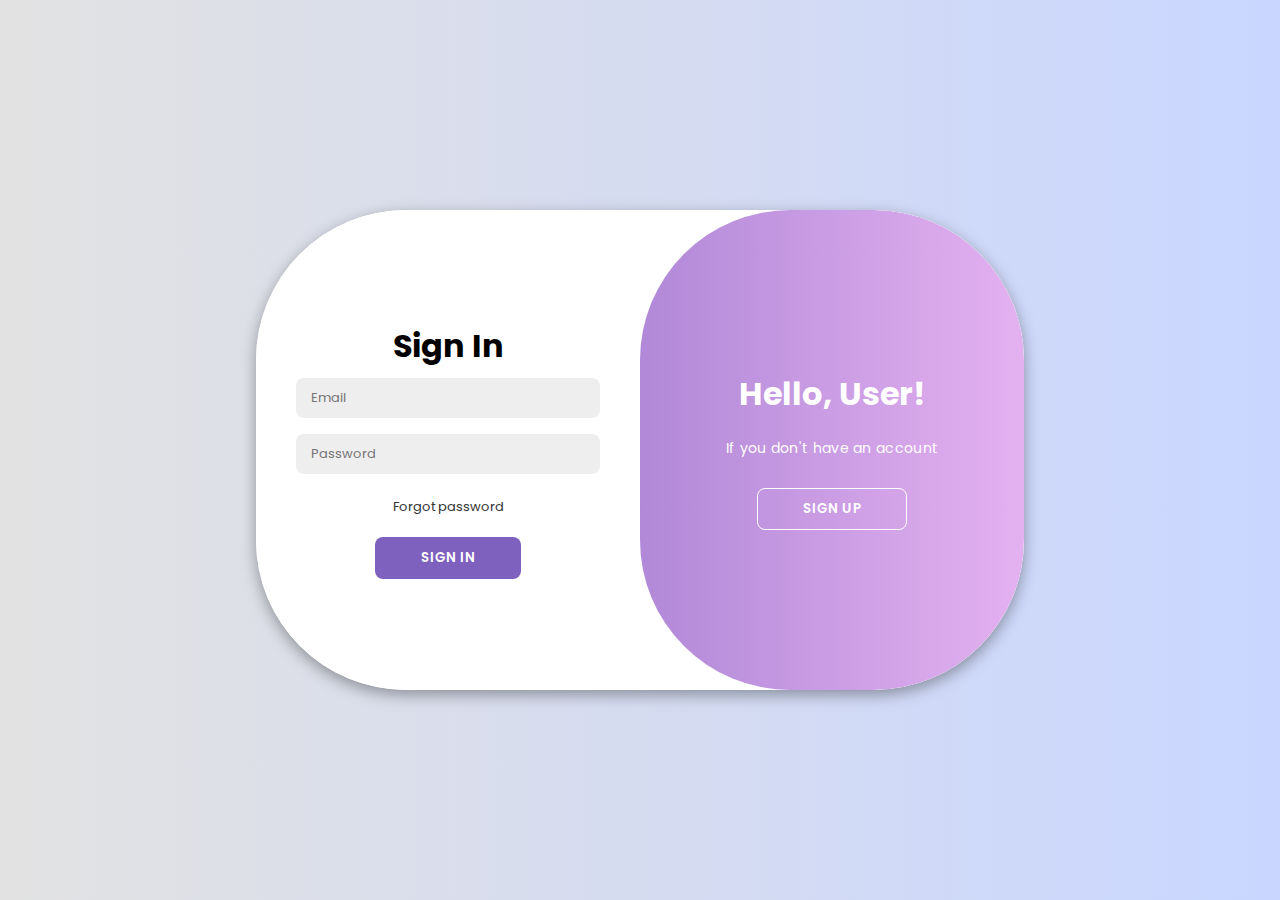
<file: index.html>
<!DOCTYPE html>
<html lang="en">
  <head>
    <meta charset="UTF-8" />
    <meta name="viewport" content="width=device-width, initial-scale=1.0" />
    <link rel="stylesheet" href="style/login_sign.css" />
    <link
      rel="stylesheet"
      href="https://cdnjs.cloudflare.com/ajax/libs/font-awesome/6.5.2/css/all.min.css"
      integrity="sha512-SnH5WK+bZxgPHs44uWIX+LLJAJ9/2PkPKZ5QiAj6Ta86w+fsb2TkcmfRyVX3pBnMFcV7oQPJkl9QevSCWr3W6A=="
      crossorigin="anonymous"
      referrerpolicy="no-referrer"
    />
    <link rel="preconnect" href="https://fonts.googleapis.com" />
    <link rel="preconnect" href="https://fonts.gstatic.com" crossorigin />
    <link
      href="https://fonts.googleapis.com/css2?family=Poppins:ital,wght@0,100;0,200;0,300;0,400;0,500;0,600;0,700;0,800;0,900;1,100;1,200;1,300;1,400;1,500;1,600;1,700;1,800;1,900&display=swap"
      rel="stylesheet"
    />
    <title>Login Page</title>
  </head>
  <body>
    <div class="container" id="container">
      <div class="sign-up">
        <form>
          <h1>Create Account</h1>
          <div class="input-container">
            <input type="text" placeholder="Name" id="upname"  required />
            <span id="invalidname" class="invalid">please insert a valid name</span>
          </div>
          <div class="input-container">
            <input type="text" placeholder="Email" id="upemail" required />
            <span id="invalidemail" class="invalid">please insert a valid email</span>
          </div>
          <div class="input-container">
            <input type="password" placeholder="Password" id="uppass" required />
            <span id="invalidpass" class="invalid">please insert a strong password</span>
          </div>
          <button id="sign-up-btn">Sign Up</button>
        </form>
      </div>
      <div class="sign-in">
        <form>
          <h1>Sign In</h1>
          
          <div class="input-container">
            <input type="text" placeholder="Email"  id="inemail" required/>
            <span id="invalidemailin" class="invalid">please insert a valid email</span>
          </div>
          <div class="input-container">
            <input type="password" placeholder="Password" id="inpass" required />
            <span id="invalidpassin" class="invalid">please insert correct or valid password</span>
          </div>
          <a href="#">Forgot password</a>
          <button id="sign-in-btn">Sign In</button>
        </form>
      </div>
      <div class="toogle-container">
        <div class="toogle">
          <div class="toogle-panel toogle-left">
            <h1>Welcome User!</h1>
            <p>If you already have an account</p>
            <button class="hidden" id="login">Sign In</button>
          </div>
          <div class="toogle-panel toogle-right">
            <h1>Hello, User!</h1>
            <p>If you don't have an account</p>
            <button class="hidden" id="register">Sign Up</button>
          </div>
        </div>
      </div>
    </div>
    <script src="jscript/login_sign.js"></script>
  </body>
</html>
</file>
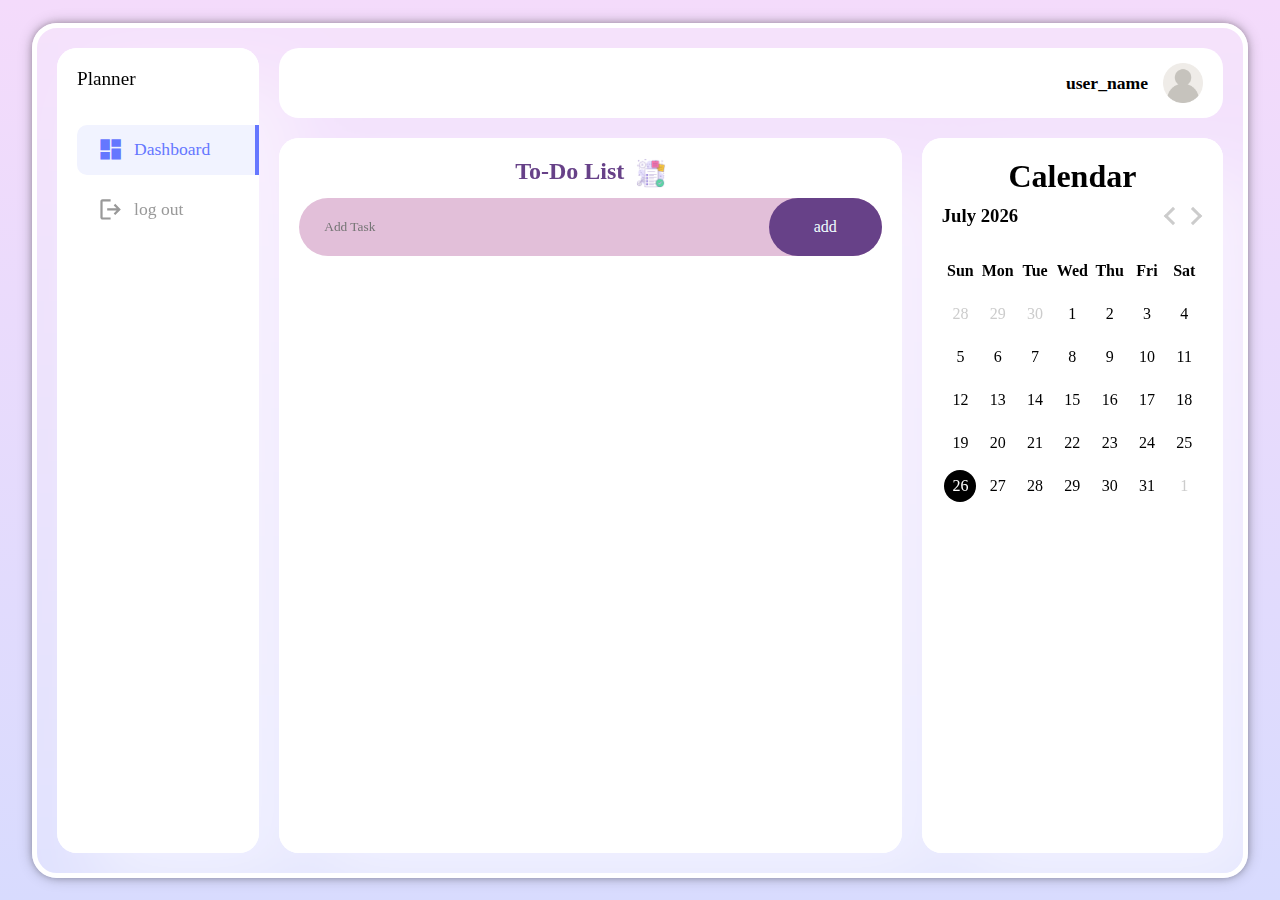
<file: dashboard.html>
<!DOCTYPE html>
<html lang="en">
  <head>
    <meta charset="UTF-8" />
    <meta http-equiv="X-UA-Compatible" content="IE=edge" />
    <meta name="viewport" content="width=device-width, initial-scale=1.0" />
    <title>Responsive Task Dashboard</title>
    <link rel="stylesheet" href="style/style.css" />
    <link
      rel="stylesheet"
      href="https://fonts.googleapis.com/css2?family=Material+Symbols+Outlined:opsz,wght,FILL,GRAD@20..48,100..700,0..1,-50..200"
    />
  </head>

  <body>
    <!-- container start -->
    <div class="container">
      <!-- left start -->
      <div class="left">
        <!-- header start -->
        <header>
          <!-- logo start -->
          <div class="logo">
            <h2>Planner</h2>
            <div class="close">
              <!-- icon from website fonts-->
              <span class="material-symbols-outlined"> close </span>
            </div>
          </div>
          <!-- nav start -->
          <nav >
            <ul >
              <li >
                <a href="index.html">
                  <span class="material-symbols-outlined full">
                    dashboard
                  </span>
                  <span class="title">Dashboard</span>
                </a>
              </li>
              <li >
                <a href="index.html">
                  <span class="material-symbols-outlined"> logout </span>
                  <span class="title">log out</span>
                </a>
              </li>
            </ul>
          </nav>
          <!-- nav end -->
        </header>
        <!-- header end -->
      </div>
      <!-- left end -->
      <!-- right start -->
      <div class="right">
        <!-- top start -->
        <div class="top">
          <!-- user start -->
          <div class="user">     
            <h2 >user_name</h2>
            <div class="userImg">
              <img src="groupImg\user.png" alt="user" />
            </div>

            <div class="toggle">
              <span class="material-symbols-outlined"> menu </span>
              <span class="material-symbols-outlined"> close </span>
            </div>
          </div>
          <!-- user end -->
        </div>
        <!-- top end -->
        <!-- main start -->
        <main >
          <!--tasks start-->
          <div class="task_container" id="todoapp">
            <div class="task_heading">
              <h2>To-Do List <img src="groupImg\todo.png" /></h2>

              <div class="row">
                <input type="text" placeholder="Add Task" id="input-box" />
                <button  class="btn" id="addbtntask">add</button>
              </div>
            </div>

            <ul id="list-container"></ul>
          </div>
          <!--tasks -->
          <!-- calendar start -->
          <div class="calendar">
            <h1>Calendar</h1>
            <header>
              <h3></h3>
              <nav>
                <button id="prev"></button>
                <button id="next"></button>
              </nav>
            </header>
            <section>
              <ul class="days">
                <li>Sun</li>
                <li>Mon</li>
                <li>Tue</li>
                <li>Wed</li>
                <li>Thu</li>
                <li>Fri</li>
                <li>Sat</li>
              </ul>
              <ul class="dates"></ul>
            </section>
          </div>
          <!-- calendar end -->
      </div>
      <!-- right end -->
    </div>
    <!-- container end -->

    <script src="jscript/script.js"></script>
  </body>
</html>
</file>
<file: style/login_sign.css>
* {
  margin: 0;
  padding: 0;
  box-sizing: border-box;
  font-family: "Poppins", sans-serif;
}

body {
  background-color:rgb(255, 225, 255);
  background: linear-gradient(to right, #e2e2e2, #c9d6ff);
  display: flex;
  align-items: center;
  justify-content: center;
  flex-direction: column;
  height: 100vh;
}

.container {
  background-color: #fff;
  border-radius: 150px;
  box-shadow: 0 5px 15px rgba(0, 0, 0, 0.35);
  position: relative;
  overflow: hidden;
  width: 768px;
  max-width: 100%;
  min-height: 480px;
}

.container p {
  font-size: 14px;
  line-height: 20px;
  letter-spacing: 0.3px;
  margin: 20px 0;
}


.container span {
  font-size: 12px;
}

.container a {
  color: #333;
  font-size: 13px;
  text-decoration: none;
  margin: 15px 0 10px;
}
.container button {
  background-color: rgb(126, 96, 191);
  color: #fff;
  padding: 10px 45px;
  border: 1px solid transparent;
  border-radius: 8px;
  font-weight: 600;
  letter-spacing: 0.5px;
  text-transform: uppercase;
  margin-top: 10px;
  cursor: pointer;
}

.container button.hidden {
  background-color: transparent;
  border-color: #fff;
}

.container form {
  background-color: #fff;
  display: flex;
  align-items: center;
  justify-content: center;
  flex-direction: column;
  padding: 0 40px;
  height: 100%;

}
.container form .input-container
{
  width: 100%;
  
}
.container form input {
  background-color: #eee;
  border: none;
  margin: 8px 0;
  padding: 10px 15px;
  font-size: 13px;
  border-radius: 8px;
  width: 100%;
  outline: none;
}

.sign-up, .sign-in {
  position: absolute;
  top: 0;
  height: 100%;
  transition: all 0.6s ease-in-out;
}

.sign-in {
  left: 0;
  width: 50%;
  z-index: 2;
}

.container.active .sign-in {
  transform: translateX(100%);
}

.sign-up {
  left: 0;
  width: 50%;
  z-index: 1;
  opacity: 0;
}

.container.active .sign-up {
  transform: translateX(100%);
  opacity: 1;
  z-index: 5;
  animation: move 0.6s;
}

@keyframes move {
  0%, 49.99%{
    opacity: 0;
    z-index: 1;
  }
   50%, 100%{
    opacity: 1;
    z-index: 5;
  }
}


.toogle-container {
  position: absolute;
  top: 0;
  left: 50%;
  width: 50%;
  height: 100%;
  overflow: hidden;
  border-radius: 150px;
  z-index: 1000;
  transition: all 0.6s ease-in-out;
}

.container.active .toogle-container {
  transform: translateX(-100%);
  border-radius: 150px;
}

.toogle {
  background-color:rgb(228, 177, 240);
  height: 100%;
  background: linear-gradient(to right, rgb(126, 96, 191), rgb(228, 177, 240));
  color: #fff;
  position: relative;
  left: -100%;
  width: 200%;
  transform: translateX(0);
  transition: all 0.6s ease-in-out;
}

.container.active .toogle {
  transform: translateX(50%);
}

.toogle-panel {
  position: absolute;
  width: 50%;
  height: 100%;
  display: flex;
  justify-content: center;
  align-items: center;
  flex-direction: column;
  padding: 0 30px;
  text-align: center;
  top: 0;
  transform: translateX(0);
  transition: all 0.6s ease-in-out;
}

.toogle-left {
  transform: translateX(-200%);
}

.container.active .toogle-left {
  transform: translateX(0);
}

.toogle-right {
  right: 0;
  transform: translateX(0);
}

.container.active .toogle-right {
  transform: translateX(200%);
}

label 
{
  font-size: 10px;
}
.invalid 
{
  color: red;
  font-size: 10px;
  display: none;
}
</file>
<file: style/style.css>
* {
    margin: 0;
    padding: 0;
    box-sizing: border-box;
    font-family: Dubai;
}

body {
    display: flex;
    justify-content: center;
    align-items: center;
    min-height: 100vh;
    background: linear-gradient(#f4dbfb, #d8dbfe);
}

::-webkit-scrollbar{
    width: 10px;
}
::-webkit-scrollbar-track{
    background: #f4dbfb;
}
::-webkit-scrollbar-thumb{
    background: #f4dbfb;
    border-radius: 10px;
    border: 3px solid #fff;
}

.full {
    font-variation-settings:
        'FILL'1,
        'wght'400,
        'GRAD'0,
        'opsz'48
}

/* container start */
.container {
    position: relative;
    width: 95%;
    height: 95vh;
    background: rgba(255, 255, 255, .2);
    border-radius: 25px;
    backdrop-filter: blur(10px);
    border: 5px solid #fff;
    box-shadow: 0 0 5px rgba(0, 0, 0, .1),
        0 0 10px rgba(0, 0, 0, .2),
        0 0 15px rgba(0, 0, 0, .2);
    padding: 20px;
    display: flex;
    gap: 20px;
    overflow: hidden;
}

/* left start */
.container .left {
    position: relative;
    width: 250px;
    height: 100%;
    background-color: rgba(255, 255, 255, 1);
    backdrop-filter: blur(5px);
    border-radius: 20px;
    box-shadow: rgba(255, 255, 255, 0.5) 35px 35px 68px 0px,
        inset rgba(255, 255, 255, 0.6) -8px -8px 16px 0px,
        inset rgb(255, 255, 255) 0px 11px 28px 0px;
    display: flex;
    justify-content: space-between;
    align-items: center;
    flex-direction: column;
    padding: 20px 0;
}
/* header start */
.container .left header {
    position: relative;
    width: 100%;
}

/* logo start */
.container .left header .logo {
    position: relative;
    margin-bottom: 15px;
    padding-left: 20px;
    display: flex;
    justify-content: space-between;
    align-items: center;
}

.container .left header .logo h2 {
    font-size: 1.2em;
    font-weight: 500;
    cursor: pointer;
    color: #000;
}

.container .left header .logo .close {
    position: relative;
    left: -20px;
    width: 20px;
    height: 20px;
    text-align: center;
    line-height: 20px;
    display: none;
    cursor: pointer;
}
/* nav start */
.container .left header nav {
    position: relative;
    padding-top: 20px;
    padding-bottom: 20px;
    padding-left: 20px;
}
.container .left header nav ul {
    position: relative;
    display: flex;
    justify-content: center;
    align-items: flex-start;
    flex-direction: column;
    gap: 10px;
}

.container .left header nav ul li {
    position: relative;
    width: 100%;
    height: 50px;
    list-style: none;
    display: flex;
    justify-content: center;
    align-items: center;
}

.container .left header nav ul li a {
    position: relative;
    width: 100%;
    height: 100%;
    display: flex;
    justify-content: flex-start;
    align-items: center;
    text-decoration: none;
    padding-left: 20px;
    border-top-left-radius: 10px;
    border-bottom-left-radius: 10px;
    transition: .3s ease;
}

.container .left header nav ul li:first-child a,
.container .left header nav ul li a:hover {
    transition: 0s;
    background: #f1f3ff;
}

.container .left header nav ul li a::before {
    content: '';
    position: absolute;
    right: 0;
    width: 0;
    height: 100%;
    background: #6577ff;
    transition: .3s ease;
}
.container .left header nav ul li:first-child a::before,
.container .left header nav ul li a:hover::before {
    width: 4px;
}

.container .left header nav ul li a .material-symbols-outlined {
    color: #999;
    font-size: 1.7em;
    margin-right: 10px;
}

.container .left header nav ul li a .title {
    color: #999;
    font-size: 1.1em;
}

.container .left header nav ul li:first-child a .material-symbols-outlined,
.container .left header nav ul li:first-child a .title,
.container .left header nav ul li a:hover .material-symbols-outlined,
.container .left header nav ul li a:hover .title {
    color: #6577ff;
}
/* nav end */


/* left end */
/* right start */
.container .right {
    position: relative;
    width: 100%;
    height: 100%;
    display: flex;
    flex-direction: column;
    gap: 20px;
}

/* top start */
.container .right .top {
    position: relative;
    width: 100%;
    height: 70px;
    display: flex;
    justify-content: space-between;
    align-items: center;
    padding: 20px;
    background: #fff;
    border-radius: 20px;
    justify-content: end;
}



/* user start */
.container .right .top .user {
    position: relative;
    display: flex;
    justify-content: center;
    align-items: center;
    gap: 15px;
    
}

.container .right .top .user span {
    color: #000;
    cursor: pointer;
}

.container .right .top .user .userImg {
    position: relative;
    width: 40px;
    height: 40px;
    overflow: hidden;
    cursor: pointer;
}

.container .right .top .user .userImg img {
    position: absolute;
    width: 100%;
    height: 100%;
    object-fit: cover;
}

.container .right .top .user h2 {
    font-size: 1.1em;
    line-height: 18px;
    white-space: nowrap;
    cursor: pointer;
}

.container .right .top .user h2 span {
    color: #999;
    font-size: 0.8em;
}



.container .right .top .user .toggle {
    position: relative;
    width: 40px;
    height: 40px;
    border: 3px solid #999;
    border-radius: 10px;
    cursor: pointer;
    text-align: center;
    line-height: 50px;
    display: none;
}

.container .right .top .user .toggle span {
    color: #000;
    font-size: 1.5em;
    font-weight: 900;
    transition: .3s ease, opacity 0s, visibility 0s;
}

.container .right .top .user .toggle:hover span {
    transform: scale(1.1);
}

.container .right .top .user .toggle span:last-child {
    position: absolute;
    top: 50%;
    left: 50%;
    transform: translate(-50%, -50%);
    opacity: 0;
    visibility: hidden;
}

.container .right .top .user .toggle.active span:first-child {
    opacity: 0;
    visibility: hidden;
}

.container .right .top .user .toggle.active span:last-child {
    opacity: 1;
    visibility: visible;
}
/* user end */
/* top end */
/* main start */
.container .right main {
    position: relative;
    width: 100%;
    height: calc(100% - 90px);
    display: grid;
    grid-template-columns: repeat(3, 1fr);
    gap: 20px;
}

/* myTasks start */ 
.container .right main .task_container {
    position: relative;
    width: 100%;
    height: 100%;
    background-color: rgba(255, 255, 255, 1);
    backdrop-filter: blur(5px);
    border-radius: 20px;
    box-shadow: rgba(255, 255, 255, 0.5) 35px 35px 68px 0px,
        inset rgba(255, 255, 255, 0.6) -8px -8px 16px 0px,
        inset rgb(255, 255, 255) 0px 11px 28px 0px;
    padding: 20px;
    display: flex;
    
    align-items: center;
    flex-direction: column;
    grid-row: 1/2;
    grid-column:1/3;
}

.container .right main .task_container .task_heading
{
    width: 100%;
    align-items: center;
    justify-content: space-between;
}

.container .right main .task_container h2 {
  color: rgb(103, 65, 136);
  display: flex;
  margin-bottom: 10px;
  justify-content: center;
}
.container .right main .task_container h2 img {
  width: 30px;
  margin-left: 2%;
}
.container .right main .task_container .row {
  display: flex;
  border-radius: 50px;
  background-color: rgb(226, 191, 217);

}
.container .right main .task_container .row input {
  flex: 1;
  border-style: none;
  padding-inline: 25px;
  padding-block: 15px;
  outline: none;
  background: transparent;
}
.btn {
  border-style: none;
  padding-inline: 45px;
  padding-block: 20px;
  font-size: 16px;
  color: azure;
  border-radius: 50px;
  background-color: rgb(103, 65, 136);
  cursor: pointer;
}

.container .right main .task_container #list-container {
  margin-top: 15px;
  margin-bottom: 25px;
  border-radius: 30px;
  width: 100%;
  height: 70%;
overflow-y: scroll; /* Enable vertical scrolling */

}


.container .right main .task_container #list-container ::-webkit-scrollbar{
    width: 15px;
}
.container .right main .task_container #list-container::-webkit-scrollbar-track{
    background: white;
}
.container .right main .task_container #list-container::-webkit-scrollbar-thumb{
    
    border-radius: 10px;
    border: 3px solid #fff;
}

.container .right main .task_container #list-container li {
  list-style: none;
  font-size: 16px;
  background-color: rgb(247, 239, 229);
  padding: 15px;
  padding-left: 10%;
  position: relative;
  
}
.container .right main .task_container #list-container li:last-child
{
    border-bottom-left-radius: 30px;
    border-bottom-right-radius:30px ;
}
.container .right main .task_container #list-container li::before {
  content: "";
  position: absolute;
  height: 25px;
  width: 25px;
  border-radius: 45%;
  background-color:azure;
  left: 20px;
  top: 12px;

}
.container .right main .task_container #list-container .checked {
  color: green;
  text-decoration: line-through;
}
.container .right main .task_container #list-container .checked::before {
  background-image: url(../groupImg/check.png);
  background-size: cover;
  background-position: center;
}
.container .right main .task_container #list-container li span
{
    position: absolute;
    right: 0;
    top: 5px;
    width: 40px;
    height: 40px;
    font-size: 30px;
    color:black;
    text-align: center;
}
.container .right main .task_container #list-container li span:hover
{
    color: brown;
    font-size: 35px;
}
/* myTasks end */

/* calendar start */
.container .right main .calendar {
    position: relative;
    width: 100%;
    height: 100%;
    background-color: rgba(255, 255, 255, 1);
    backdrop-filter: blur(5px);
    border-radius: 20px;
    box-shadow: rgba(255, 255, 255, 0.5) 35px 35px 68px 0px,
        inset rgba(255, 255, 255, 0.6) -8px -8px 16px 0px,
        inset rgb(255, 255, 255) 0px 11px 28px 0px;
    display: flex;
    align-items: center;
    flex-direction: column;
    grid-row: 1 / 2;
    grid-column: 3/3;
    padding: 20px;
    gap: 10px;
}

.container .right main .calendar header {
  display: flex;
  align-items: center;
  justify-content: space-between;
  width: 100%;
}
.container .right main .calendar nav {
  display: flex;
  align-items: center;
}
.container .right main .calendar ul {
  list-style: none;
  display: flex;
  flex-wrap: wrap;
  text-align: center;
}
.container .right main .calendar ul li {
  width: calc(100% / 7);
  margin-top: 25px;
  position: relative;
  z-index: 2;
}
#prev,
#next {
  width: 20px;
  height: 20px;
  position: relative;
  border: none;
  background: transparent;
  cursor: pointer;
}
#prev::before,
#next::before {
  content: "";
  width: 50%;
  height: 50%;
  position: absolute;
  top: 50%;
  left: 50%;
  border-style: solid;
  border-width: 0.25em 0.25em 0 0;
  border-color: #ccc;
}
#next::before {
  transform: translate(-50%, -50%) rotate(45deg);
}
#prev::before {
  transform: translate(-50%, -50%) rotate(-135deg);
}
#prev:hover::before,
#next:hover::before {
  border-color: #000;
}
.container .right main .calendar section .days {
  font-weight: 600;
}
.container .right main .calendar section .dates li.today {
  color: #fff;
}
.container .right main .calendar section .dates li.today::before {
  content: "";
  width: 2rem;
  height: 2rem;
  position: absolute;
  top: 50%;
  left: 50%;
  transform: translate(-50%, -50%);
  background: #000;
  border-radius: 50%;
  z-index: -1;
}
.container .right main .calendar section .dates li.inactive {
  color: #ccc;
}
.container .right main .calendar section .dates li.day.selected
{
    color: #fff;
}
.container .right main .calendar section .dates li.day.selected::before {
  content: "";
  width: 2rem;
  height: 2rem;
  position: absolute;
  top: 50%;
  left: 50%;
  transform: translate(-50%, -50%);
  background: #4c4747;
  border-radius: 50%;
  z-index: -1;
}

/* calendar end */

/* Responsive */
@media (max-width: 1176px) {
    .container .left {
        position: absolute;
        left: -300px;
        height: calc(100% - 5vh);
        z-index: 11;
        box-shadow: none;
        transition: .5s ease;
    }

    .container .left.active {
        left: 20px;
    }

    .container .right.overlay::before {
        content: '';
        position: absolute;
        background: rgba(0, 0, 0, .4);
        width: 100%;
        height: 100%;
        z-index: 10;
        border-radius: 20px;
    }

    .container .right .top .user .toggle {
        display: block;
    }
}

@media (max-width: 927px) {
    .container {
        height: 100%;
        margin: 30px 0;
    }

    .container .left.active {
        width: calc(100% - 40px);
        height: calc(100vh - 55px);
        border-bottom-left-radius: 0;
        border-bottom-right-radius: 0;
    }

    .container .left header .logo .close {
        display: block;
    }

    .container .right main {
        grid-template-columns: repeat(1, 1fr);
        grid-template-rows: 1.4fr 1.4fr 1.6fr 1.3fr 1fr 1.3fr;
    }

    .container .right main * {
        grid-row: unset !important;
        grid-column: unset !important;
    }


    .container .right .top .user {
        gap: 10px;
    }
}

@media (max-width: 586px) {
    .container .right .top .user .arrow {
        display: none;
    }

    .container .right .top .user h2 {
        display: none;
    }
}
</file>
